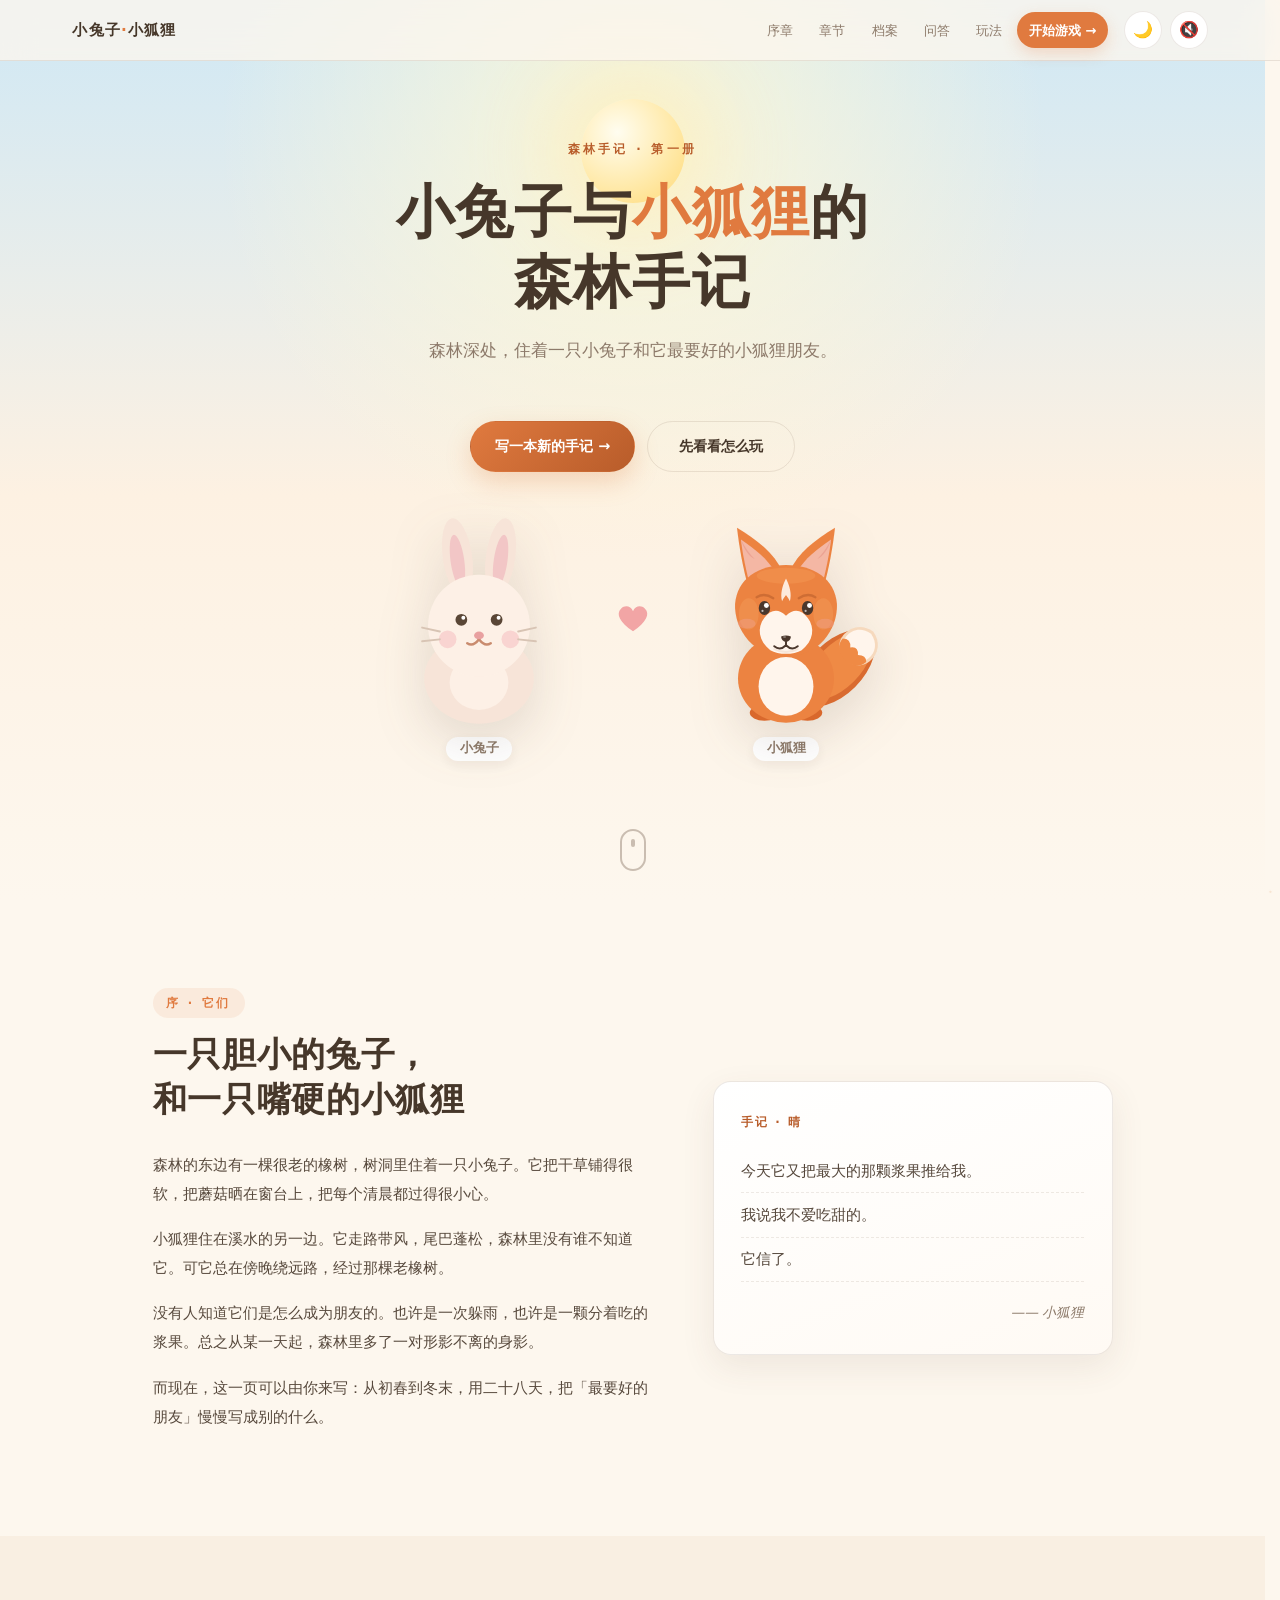
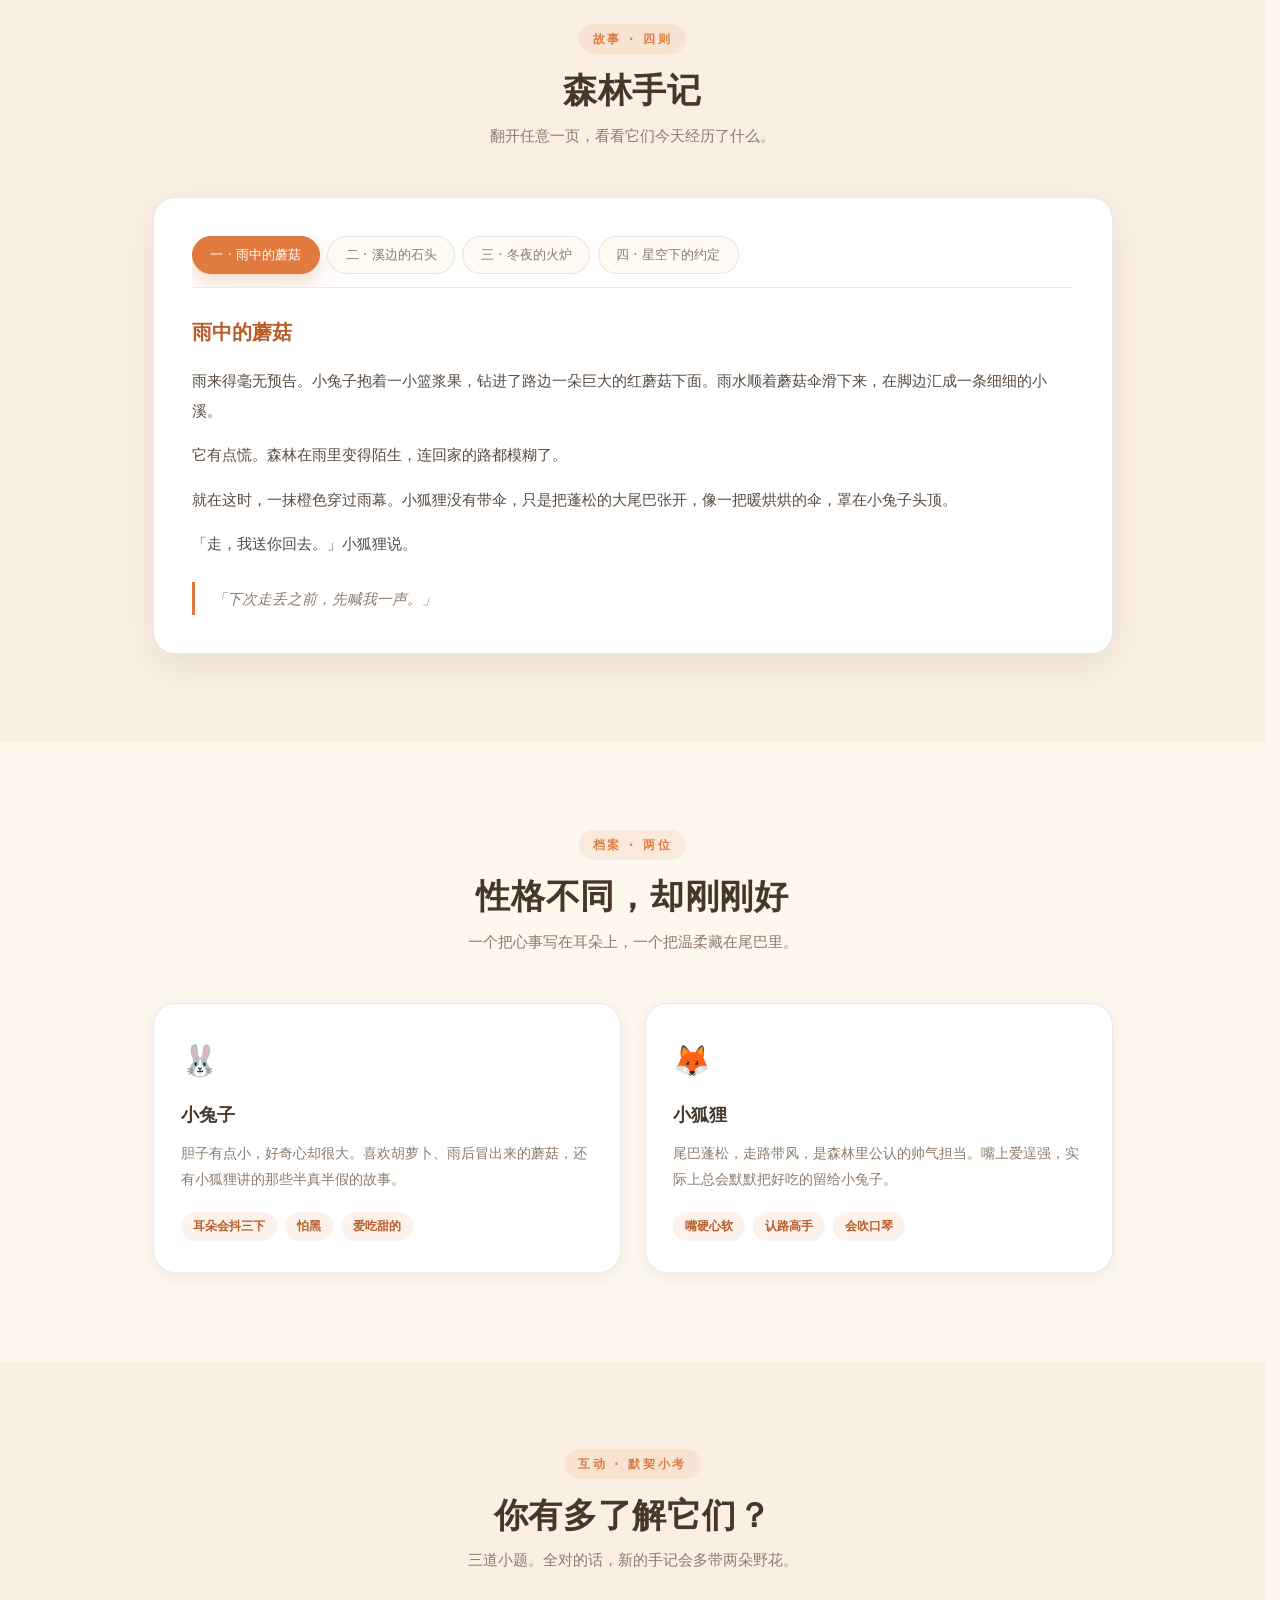
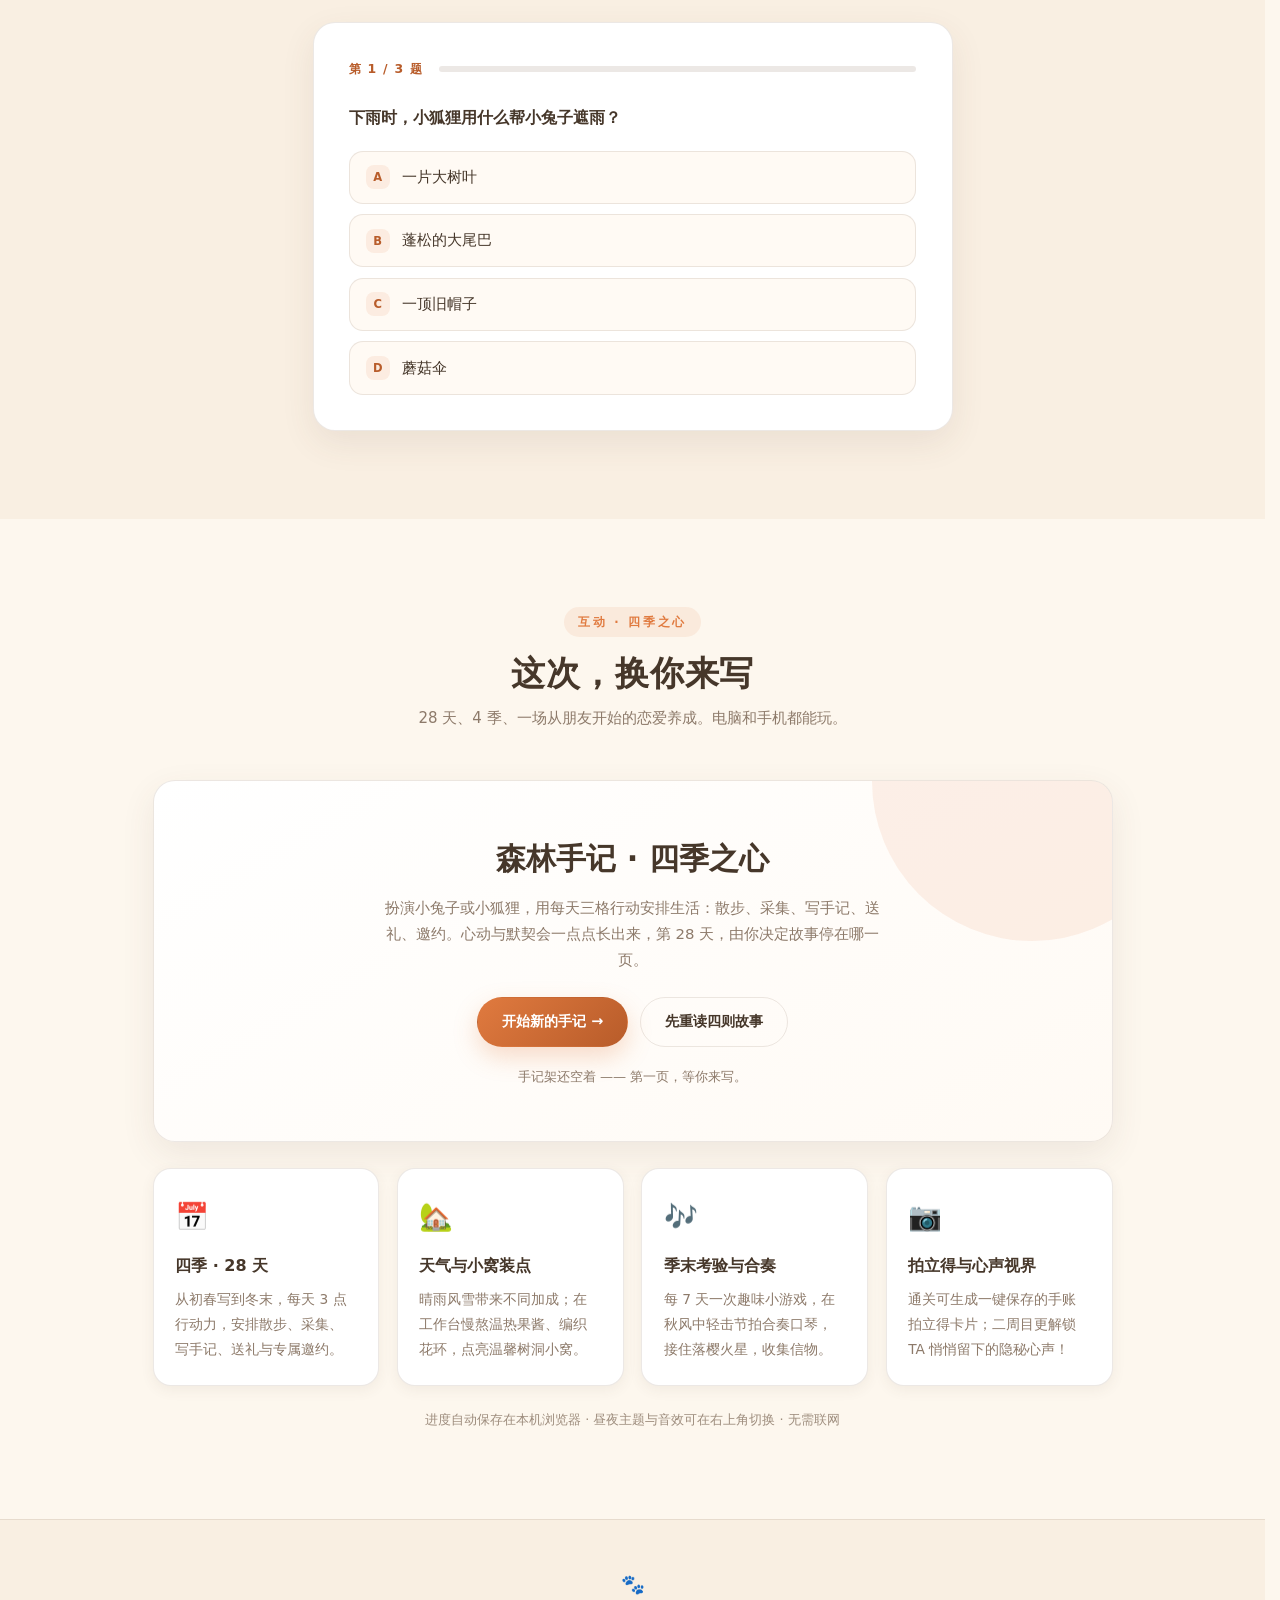
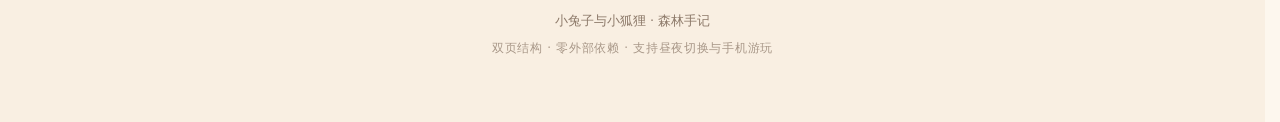
<file: index.html>
<!DOCTYPE html>
<html lang="zh-CN" data-theme="day">
<head>
<meta charset="UTF-8">
<meta http-equiv="Cache-Control" content="no-cache, must-revalidate">
<meta name="viewport" content="width=device-width, initial-scale=1.0, viewport-fit=cover">
<meta name="theme-color" content="#fdf7ee">
<link rel="icon" type="image/svg+xml" href="assets/icons/favicon.svg">
<link rel="apple-touch-icon" href="assets/icons/favicon.svg">
<title>小兔子与小狐狸 · 森林手记</title>
<meta property="og:type" content="website">
<meta property="og:title" content="小兔子与小狐狸 · 森林手记">
<meta property="og:description" content="森林深处，住着一只小兔子和它最要好的小狐狸朋友。二十八天，把「最要好的朋友」慢慢写成别的什么。">
<meta property="og:image" content="assets/images/og-share.jpg">
<meta property="og:image:width" content="1000">
<meta property="og:image:height" content="1000">
<meta property="og:site_name" content="兔子与小狐狸 · 森林手记">
<meta name="twitter:card" content="summary_large_image">
<meta name="twitter:title" content="小兔子与小狐狸 · 森林手记">
<meta name="twitter:description" content="森林深处，住着一只小兔子和它最要好的小狐狸朋友。二十八天，把「最要好的朋友」慢慢写成别的什么。">
<meta name="twitter:image" content="assets/images/og-share.jpg">
<script>
  try { document.documentElement.setAttribute("data-theme", localStorage.getItem("bunny-fox-theme") || "day"); } catch (e) {}
  /* 分享图：源码保持相对路径，运行时按当前页面地址补全成绝对 URL，供微信客户端读取 */
  (function () {
    try {
      var abs = new URL("assets/images/og-share.jpg", location.href).href;
      ["meta[property='og:image']", "meta[name='twitter:image']"].forEach(function (sel) {
        var el = document.querySelector(sel);
        if (el) el.setAttribute("content", abs);
      });
    } catch (e) {}
  })();
</script>
<link rel="stylesheet" href="assets/css/theme.css">
<link rel="stylesheet" href="assets/css/site.css">
</head>
<body>

<!-- 微信分享兜底图：客户端可能只取页面第一张图，故保留真实 <img>（仍是相对路径） -->
<img src="assets/images/og-share.jpg" width="300" height="300" alt="" aria-hidden="true"
     style="position:absolute;top:0;left:0;opacity:0;pointer-events:none;z-index:-1">

<!-- 光标光晕 / 滚动进度 / 粒子背景 -->
<div class="cursor-glow" id="cursorGlow" aria-hidden="true"></div>
<div class="scroll-progress" id="scrollProgress" aria-hidden="true"></div>
<canvas id="bgCanvas" aria-hidden="true"></canvas>

<!-- 导航 -->
<nav class="nav">
  <div class="nav-inner">
    <a href="#top" class="brand">小兔子<span class="dot">·</span>小狐狸</a>
    <div class="nav-links">
      <a href="#story">序章</a>
      <a href="#chapters">章节</a>
      <a href="#profiles">档案</a>
      <a href="#quiz">问答</a>
      <a href="#play">玩法</a>
      <a class="nav-cta" href="game.html">开始游戏 →</a>
    </div>
    <a class="btn btn-primary btn-sm nav-mobile-cta" href="game.html">开始游戏</a>
    <div class="nav-tools">
      <button class="icon-btn" id="themeToggle" type="button" aria-label="切换到夜间模式">🌙</button>
      <button class="icon-btn" id="soundToggle" type="button" aria-label="开启音效">🔇</button>
    </div>
  </div>
</nav>

<!-- Hero -->
<header class="hero" id="top">
  <div class="hero-bg" aria-hidden="true"></div>
  <div class="celestial" aria-hidden="true"></div>

  <p class="hero-eyebrow">森林手记 · 第一册</p>
  <h1>小兔子与<em>小狐狸</em>的<br>森林手记</h1>
  <p class="hero-lead" id="heroLead">森林深处，住着一只小兔子和它最要好的小狐狸朋友。</p>

  <div class="hero-actions">
    <a class="btn btn-primary" id="heroStart" href="game.html?new=1">写一本新的手记 →</a>
    <a class="btn btn-ghost" href="#play">先看看怎么玩</a>
  </div>

  <div class="hero-friends">
    <button class="char" id="bunnyChar" data-depth="1.1" type="button" aria-label="点击小兔子，听它说句话">
      <span class="char-float char-art"></span>
      <span class="char-tag">小兔子</span>
    </button>

    <div class="heart-sep" id="heartSep" aria-hidden="true"></div>

    <button class="char" id="foxChar" data-depth="1.5" type="button" aria-label="点击小狐狸，听它说句话">
      <span class="char-float char-art"></span>
      <span class="char-tag">小狐狸</span>
    </button>
  </div>

  <a class="scroll-cue" href="#story" aria-label="向下阅读"><span></span></a>
</header>

<!-- 序章 -->
<section id="story">
  <div class="wrap">
    <div class="story-grid">
      <div class="reveal">
        <div class="section-head left">
          <span class="eyebrow">序 · 它们</span>
          <h2>一只胆小的兔子，<br>和一只嘴硬的小狐狸</h2>
        </div>
        <p class="story-p">森林的东边有一棵很老的橡树，树洞里住着一只小兔子。它把干草铺得很软，把蘑菇晒在窗台上，把每个清晨都过得很小心。</p>
        <p class="story-p">小狐狸住在溪水的另一边。它走路带风，尾巴蓬松，森林里没有谁不知道它。可它总在傍晚绕远路，经过那棵老橡树。</p>
        <p class="story-p">没有人知道它们是怎么成为朋友的。也许是一次躲雨，也许是一颗分着吃的浆果。总之从某一天起，森林里多了一对形影不离的身影。</p>
        <p class="story-p">而现在，这一页可以由你来写：从初春到冬末，用二十八天，把「最要好的朋友」慢慢写成别的什么。</p>
      </div>

      <aside class="notebook reveal">
        <p class="nb-date">手记 · 晴</p>
        <p class="nb-line">今天它又把最大的那颗浆果推给我。</p>
        <p class="nb-line">我说我不爱吃甜的。</p>
        <p class="nb-line">它信了。</p>
        <p class="nb-sign">—— 小狐狸</p>
      </aside>
    </div>
  </div>
</section>

<!-- 章节 -->
<section id="chapters" class="alt">
  <div class="wrap">
    <div class="section-head reveal">
      <span class="eyebrow">故事 · 四则</span>
      <h2>森林手记</h2>
      <p>翻开任意一页，看看它们今天经历了什么。</p>
    </div>

    <div class="chapters-panel reveal">
      <div class="tabs" id="chapterTabs" role="tablist" aria-label="章节选择"></div>
      <div class="chapter-body" id="chapterBody"></div>
    </div>
  </div>
</section>

<!-- 档案 -->
<section id="profiles">
  <div class="wrap">
    <div class="section-head reveal">
      <span class="eyebrow">档案 · 两位</span>
      <h2>性格不同，却刚刚好</h2>
      <p>一个把心事写在耳朵上，一个把温柔藏在尾巴里。</p>
    </div>
    <div class="profile-grid" id="profileGrid"></div>
  </div>
</section>

<!-- 问答 -->
<section id="quiz" class="alt">
  <div class="wrap">
    <div class="section-head reveal">
      <span class="eyebrow">互动 · 默契小考</span>
      <h2>你有多了解它们？</h2>
      <p>三道小题。全对的话，新的手记会多带两朵野花。</p>
    </div>

    <div class="quiz-shell reveal">
      <div class="quiz-top">
        <span class="quiz-progress" id="quizProgress">第 1 / 3 题</span>
        <div class="quiz-bar"><div class="quiz-bar-fill" id="quizBarFill"></div></div>
      </div>
      <div id="quizStage"></div>
    </div>
  </div>
</section>

<!-- 玩法 / 游戏入口 -->
<section id="play">
  <div class="wrap play-shell">
    <div class="section-head reveal">
      <span class="eyebrow">互动 · 四季之心</span>
      <h2>这次，换你来写</h2>
      <p>28 天、4 季、一场从朋友开始的恋爱养成。电脑和手机都能玩。</p>
    </div>

    <div class="play-banner reveal">
      <h3>森林手记 · 四季之心</h3>
      <p>扮演小兔子或小狐狸，用每天三格行动安排生活：散步、采集、写手记、送礼、邀约。心动与默契会一点点长出来，第 28 天，由你决定故事停在哪一页。</p>
      <div class="play-btns">
        <a class="btn btn-primary" id="playStartBtn" href="game.html?new=1">开始新的手记 →</a>
        <a class="btn" id="playContinueBtn" href="game.html" hidden>继续上次的手记</a>
        <a class="btn btn-ghost" href="#chapters">先重读四则故事</a>
      </div>
      <div class="play-status" id="playStatus">正在查看手记架……</div>
    </div>

    <div class="play-grid" id="playGrid"></div>
    <p class="play-note">进度自动保存在本机浏览器 · 昼夜主题与音效可在右上角切换 · 无需联网</p>
  </div>
</section>

<footer>
  <p class="footer-mark">🐾</p>
  <p>小兔子与小狐狸 · 森林手记</p>
  <p class="footer-note">双页结构 · 零外部依赖 · 支持昼夜切换与手机游玩</p>
</footer>

<!-- 对话气泡 -->
<div class="speech-bubble" id="speechBubble" role="status" aria-live="polite"></div>

<script src="assets/js/core.js"></script>
<script src="assets/js/art.js"></script>
<script src="assets/js/data.js"></script>
<script src="assets/js/site.js"></script>
<script>
  // 注销所有已注册的 Service Worker 并清空 CacheStorage 缓存
  if ('serviceWorker' in navigator) {
    navigator.serviceWorker.getRegistrations().then(function (registrations) {
      for (var reg of registrations) {
        reg.unregister();
      }
    });
  }
  if ('caches' in window) {
    caches.keys().then(function (names) {
      for (var name of names) {
        caches.delete(name);
      }
    });
  }
</script>
</body>
</html>
</file>
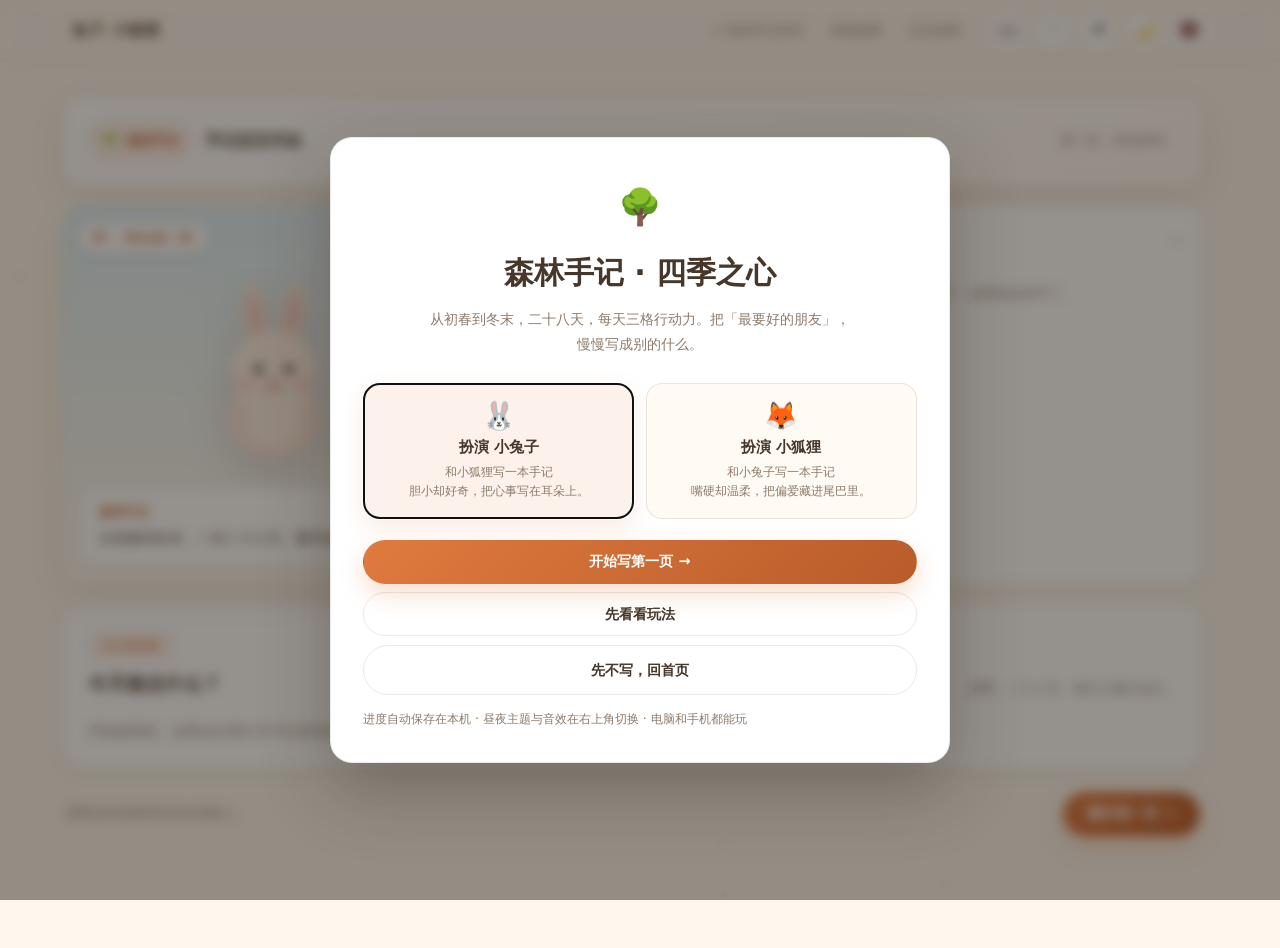
<file: game.html>
<!DOCTYPE html>
<html lang="zh-CN" data-theme="day">
<head>
<meta charset="UTF-8">
<meta http-equiv="Cache-Control" content="no-cache, must-revalidate">
<meta name="viewport" content="width=device-width, initial-scale=1.0, viewport-fit=cover">
<meta name="theme-color" content="#fdf7ee">
<link rel="icon" type="image/svg+xml" href="assets/icons/favicon.svg">
<link rel="apple-touch-icon" href="assets/icons/favicon.svg">
<title>四季之心 · 小兔子与小狐狸</title>
<meta property="og:type" content="website">
<meta property="og:title" content="四季之心 · 小兔子与小狐狸">
<meta property="og:description" content="扮演小兔子或小狐狸，用每天三格行动安排生活，28 天一场从朋友开始的恋爱养成。">
<meta property="og:image" content="assets/images/og-share.jpg">
<meta property="og:image:width" content="1000">
<meta property="og:image:height" content="1000">
<meta property="og:site_name" content="兔子与小狐狸 · 森林手记">
<meta name="twitter:card" content="summary_large_image">
<meta name="twitter:title" content="四季之心 · 小兔子与小狐狸">
<meta name="twitter:description" content="扮演小兔子或小狐狸，用每天三格行动安排生活，28 天一场从朋友开始的恋爱养成。">
<meta name="twitter:image" content="assets/images/og-share.jpg">
<script>
  try { document.documentElement.setAttribute("data-theme", localStorage.getItem("bunny-fox-theme") || "day"); } catch (e) {}
  /* 分享图：源码保持相对路径，运行时按当前页面地址补全成绝对 URL，供微信客户端读取 */
  (function () {
    try {
      var abs = new URL("assets/images/og-share.jpg", location.href).href;
      ["meta[property='og:image']", "meta[name='twitter:image']"].forEach(function (sel) {
        var el = document.querySelector(sel);
        if (el) el.setAttribute("content", abs);
      });
    } catch (e) {}
  })();
</script>
<link rel="stylesheet" href="assets/css/theme.css">
<link rel="stylesheet" href="assets/css/game.css">
</head>
<body>

<!-- 微信分享兜底图：客户端可能只取页面第一张图，故保留真实 <img>（仍是相对路径） -->
<img src="assets/images/og-share.jpg" width="300" height="300" alt="" aria-hidden="true"
     style="position:absolute;top:0;left:0;opacity:0;pointer-events:none;z-index:-1">

<!-- 共享特效层 -->
<div class="cursor-glow" id="cursorGlow" aria-hidden="true"></div>
<div class="scroll-progress" id="scrollProgress" aria-hidden="true"></div>
<canvas id="bgCanvas" aria-hidden="true"></canvas>

<!-- 导航 -->
<nav class="nav">
  <div class="nav-inner">
    <a class="brand" href="index.html">兔子<span class="dot">·</span>小狐狸</a>
    <div class="nav-links">
      <a href="index.html">← 回到手记首页</a>
      <a href="index.html#chapters">四则故事</a>
      <a href="index.html#play">玩法说明</a>
    </div>
    <div class="nav-tools">
      <button class="icon-btn" id="albumBtn" type="button" title="回忆册" aria-label="打开回忆册">📖</button>
      <button class="icon-btn" id="helpBtn" type="button" title="玩法说明" aria-label="查看玩法说明">❔</button>
      <button class="icon-btn" id="resetBtn" type="button" title="重新开始" aria-label="重新开始">↺</button>
      <button class="icon-btn" id="themeToggle" type="button" aria-label="切换到夜间模式">🌙</button>
      <button class="icon-btn" id="soundToggle" type="button" aria-label="开启音效">🔇</button>
    </div>
  </div>
</nav>

<main class="game-page">
  <div class="game-shell">
    <!-- 状态面板 -->
    <div class="hud" id="hud"></div>

    <div class="game-board">
      <div class="scene-row">
        <!-- 今日场景 -->
        <div class="scene-card" id="sceneCard" aria-label="今日场景"></div>
        <!-- 今日手记 -->
        <aside class="diary-card" id="diaryCard"></aside>
      </div>

      <!-- 行动 -->
      <div class="actions-block">
        <div class="block-head">
          <div>
            <span class="eyebrow">今日安排</span>
            <h2>今天做点什么？</h2>
          </div>
          <p id="actionsHint">每格行动都会写进手记，随时可以合上这一页。</p>
        </div>
        <div class="action-grid" id="actionGrid"></div>
      </div>
    </div>

    <div class="day-footer" id="dayFooter"></div>
  </div>
</main>

<!-- 手机底部操作条 -->
<div class="mobile-bar" id="mobileBar"></div>

<!-- 通用弹层 -->
<div class="overlay-backdrop" id="overlay" aria-hidden="true">
  <div class="overlay-card" id="overlayCard" role="dialog" aria-modal="true" tabindex="-1"></div>
</div>

<div class="toast" id="toast" role="status" aria-live="polite"></div>

<script src="assets/js/core.js"></script>
<script src="assets/js/art.js"></script>
<script src="assets/js/data.js"></script>
<script src="assets/js/minigames.js"></script>
<script src="assets/js/game.js"></script>
<script>
  // 注销所有已注册的 Service Worker 并清空 CacheStorage 缓存
  if ('serviceWorker' in navigator) {
    navigator.serviceWorker.getRegistrations().then(function (registrations) {
      for (var reg of registrations) {
        reg.unregister();
      }
    });
  }
  if ('caches' in window) {
    caches.keys().then(function (names) {
      for (var name of names) {
        caches.delete(name);
      }
    });
  }
</script>
</body>
</html>
</file>
<file: assets/css/theme.css>
/* =========================================================
   theme.css · 共享主题层
   昼夜变量 / 基础 / 导航 / 按钮 / 特效层 / 页脚 / 响应式
   ========================================================= */
:root {
  --bg: #fdf7ee;
  --bg-2: #f9efe2;
  --surface: #ffffff;
  --surface-2: #fffaf4;
  --text: #46372a;
  --text-soft: #8d7a6a;
  --accent: #e07a3f;
  --accent-2: #b85c2a;
  --line: rgba(140, 115, 95, .16);
  --glow: rgba(224, 122, 63, .10);
  --shadow-sm: 0 4px 14px rgba(90, 70, 54, .07);
  --shadow: 0 12px 34px rgba(90, 70, 54, .09);
  --nav-bg: rgba(253, 247, 238, .78);
  --radius: 22px;
  --ease: cubic-bezier(.22, 1, .36, 1);
  --heart: #ec8f8f;
  --bond: #c79a4e;
  --mood: #e2a94f;
  --energy: #6faa8d;
  --ok: #5fa84f;
  --bad: #d96a6a;
  --on-accent: #ffffff;
}
[data-theme="night"] {
  --bg: #12141c;
  --bg-2: #171a24;
  --surface: #1c202c;
  --surface-2: #222736;
  --text: #ece6da;
  --text-soft: #98917f;
  --accent: #f0a468;
  --accent-2: #ffc08c;
  --line: rgba(255, 255, 255, .09);
  --glow: rgba(240, 164, 104, .16);
  --shadow-sm: 0 4px 14px rgba(0, 0, 0, .3);
  --shadow: 0 12px 34px rgba(0, 0, 0, .38);
  --nav-bg: rgba(18, 20, 28, .75);
  --on-accent: #2b1a0d;
}

/* ========== 基础 ========== */
* { margin: 0; padding: 0; box-sizing: border-box; }
html { scroll-behavior: smooth; scroll-padding-top: 80px; scrollbar-gutter: stable; }
body {
  font-family: "Segoe UI", "PingFang SC", "Microsoft YaHei", system-ui, sans-serif;
  background: var(--bg);
  color: var(--text);
  line-height: 1.75;
  overflow-x: hidden;
  transition: background .6s ease, color .6s ease;
}
img, svg { display: block; }
button { font-family: inherit; }
a { color: inherit; }
/* .btn 等组件的 display 会覆盖浏览器默认的 [hidden]{display:none}，这里补一条兜底 */
[hidden] { display: none !important; }

/* ========== 特效层 ========== */
.cursor-glow {
  position: fixed; top: 0; left: 0;
  width: 540px; height: 540px;
  margin: -270px 0 0 -270px;
  border-radius: 50%;
  background: radial-gradient(circle, var(--glow) 0%, transparent 65%);
  pointer-events: none; z-index: 1; opacity: 0;
  transition: opacity .5s ease; will-change: transform;
}
body.has-pointer .cursor-glow { opacity: 1; }
.scroll-progress {
  position: fixed; top: 0; left: 0; height: 3px; width: 0%;
  background: linear-gradient(90deg, var(--accent), var(--accent-2));
  z-index: 60; transition: width .1s linear;
}
#bgCanvas {
  position: fixed; inset: 0; width: 100%; height: 100%;
  z-index: 0; pointer-events: none;
}

/* ========== 导航 ========== */
.nav {
  position: fixed; top: 0; left: 0; right: 0; z-index: 50;
  background: var(--nav-bg);
  -webkit-backdrop-filter: blur(16px);
  backdrop-filter: blur(16px);
  border-bottom: 1px solid var(--line);
  transition: background .6s ease, border-color .6s ease;
}
.nav-inner {
  max-width: 1180px; margin: 0 auto; padding: .7rem 1.4rem;
  display: flex; align-items: center; gap: 1rem;
}
.brand {
  font-weight: 800; font-size: .95rem; letter-spacing: .08em;
  color: var(--text); text-decoration: none; white-space: nowrap;
}
.brand .dot { color: var(--accent); }
.nav-links { display: flex; gap: .15rem; margin-left: auto; align-items: center; }
.nav-links a {
  color: var(--text-soft); text-decoration: none; font-size: .83rem;
  padding: .4rem .75rem; border-radius: 999px;
  transition: color .25s, background .25s; white-space: nowrap;
}
.nav-links a:hover { color: var(--accent); background: var(--glow); }
.nav-links a.nav-cta {
  color: var(--on-accent); background: var(--accent); font-weight: 700;
  box-shadow: 0 6px 16px rgba(224, 122, 63, .24);
}
.nav-links a.nav-cta:hover { background: var(--accent-2); color: var(--on-accent); }
.nav-tools { display: flex; gap: .45rem; }
.icon-btn {
  width: 38px; height: 38px; display: grid; place-items: center;
  border-radius: 50%; border: 1px solid var(--line);
  background: var(--surface); cursor: pointer; font-size: 1rem; line-height: 1;
  transition: transform .25s var(--ease), border-color .25s, background .25s;
}
.icon-btn:hover { transform: translateY(-2px) rotate(8deg); border-color: var(--accent); }
.icon-btn:active { transform: scale(.92); }

/* ========== 通用按钮 ========== */
.btn {
  display: inline-flex; align-items: center; justify-content: center; gap: .5rem;
  padding: .72rem 1.5rem; border-radius: 999px;
  border: 1px solid var(--line); background: var(--surface); color: var(--text);
  font-size: .9rem; font-weight: 700; text-decoration: none; cursor: pointer;
  transition: transform .25s var(--ease), box-shadow .25s, background .25s, border-color .25s;
}
.btn:hover { transform: translateY(-2px); border-color: var(--accent); box-shadow: var(--shadow-sm); }
.btn:active { transform: scale(.97); }
.btn:disabled { opacity: .45; cursor: not-allowed; transform: none; box-shadow: none; }
.btn-primary {
  background: linear-gradient(135deg, var(--accent), var(--accent-2));
  color: var(--on-accent); border-color: transparent;
  box-shadow: 0 10px 24px rgba(224, 122, 63, .26);
}
.btn-primary:hover { box-shadow: 0 14px 30px rgba(224, 122, 63, .36); }
.btn-ghost { background: transparent; }
.btn-sm { padding: .48rem 1.05rem; font-size: .8rem; }
.btn-block { width: 100%; }

/* ========== 通用区块 ========== */
section {
  position: relative; z-index: 2; padding: 5.5rem 1.5rem;
  background: var(--bg); transition: background .6s ease;
}
section.alt { background: var(--bg-2); }
.wrap { max-width: 960px; margin: 0 auto; }
.section-head { text-align: center; margin-bottom: 3rem; }
.section-head.left { text-align: left; margin-bottom: 1.8rem; }
.section-head.left p { margin: 0; }
.eyebrow {
  display: inline-block; font-size: .72rem; letter-spacing: .24em;
  text-transform: uppercase; color: var(--accent);
  padding: .3rem .85rem; border-radius: 999px;
  background: var(--glow); margin-bottom: .9rem; font-weight: 700;
}
.section-head h2 {
  font-size: clamp(1.5rem, 4.2vw, 2.15rem); font-weight: 800;
  letter-spacing: .02em; line-height: 1.3; margin-bottom: .6rem;
}
.section-head p { color: var(--text-soft); font-size: .94rem; max-width: 560px; margin: 0 auto; }

/* ========== 滚动渐显 ========== */
.reveal { opacity: 0; transform: translateY(30px); transition: opacity .85s var(--ease), transform .85s var(--ease); }
.reveal.is-visible { opacity: 1; transform: translateY(0); }
@keyframes fadeUp { from { opacity: 0; transform: translateY(16px); } to { opacity: 1; transform: translateY(0); } }

/* ========== 对话气泡 ========== */
.speech-bubble {
  position: fixed; z-index: 80; width: max-content; max-width: 250px; padding: .7rem 1rem;
  background: var(--surface); color: var(--text); border: 1px solid var(--line);
  border-radius: 16px; box-shadow: var(--shadow); font-size: .86rem; line-height: 1.55;
  opacity: 0; transform: translate(-50%, -100%) scale(.9); transform-origin: bottom center;
  pointer-events: none; transition: opacity .25s ease, transform .32s var(--ease);
  --arrow: 0px;
}
.speech-bubble.show { opacity: 1; transform: translate(-50%, -100%) scale(1); }
.speech-bubble::after {
  content: ""; position: absolute; bottom: -7px; left: calc(50% + var(--arrow, 0px));
  width: 14px; height: 14px; margin-left: -7px; background: var(--surface);
  border-right: 1px solid var(--line); border-bottom: 1px solid var(--line);
  transform: rotate(45deg);
}
/* 气泡翻到角色下方时，箭头朝上、动画原点也跟着换到顶边 */
.speech-bubble.is-below { transform-origin: top center; }
.speech-bubble.is-below::after {
  top: -7px; bottom: auto;
  border-right: none; border-bottom: none;
  border-left: 1px solid var(--line); border-top: 1px solid var(--line);
}

/* ========== 轻提示 ========== */
.toast {
  position: fixed; left: 50%; bottom: 5.6rem; z-index: 120;
  transform: translate(-50%, 12px); max-width: min(90vw, 460px);
  padding: .7rem 1.2rem; border-radius: 999px;
  background: var(--surface); color: var(--text);
  border: 1px solid var(--line); box-shadow: var(--shadow);
  font-size: .85rem; text-align: center; opacity: 0; pointer-events: none;
  transition: opacity .3s ease, transform .35s var(--ease);
}
.toast.show { opacity: 1; transform: translate(-50%, 0); }
.toast.good { border-color: var(--ok); }
.toast.warn { border-color: var(--bad); }

/* ========== 页脚 ========== */
footer {
  position: relative; z-index: 2; text-align: center;
  padding: 3rem 1.5rem 4rem; border-top: 1px solid var(--line);
  background: var(--bg-2); color: var(--text-soft); font-size: .8rem;
  transition: background .6s ease;
}
.footer-mark { font-size: 1.2rem; margin-bottom: .5rem; }
.footer-note { margin-top: .35rem; font-size: .74rem; opacity: .75; letter-spacing: .06em; }

/* ========== 响应式 ========== */
@media (max-width: 640px) {
  .nav-links { display: none; }
  .nav-inner { justify-content: space-between; gap: .5rem; padding: .6rem 1rem; }
  .brand { margin-right: auto; }
  .nav-tools { gap: .35rem; }
  .icon-btn { width: 34px; height: 34px; font-size: .9rem; }
  section { padding: 4rem 1.15rem; }
  .toast { bottom: 6.4rem; }
}

/* ========== 减少动态 ========== */
@media (prefers-reduced-motion: reduce) {
  *, *::before, *::after {
    animation-duration: .01ms !important; animation-iteration-count: 1 !important;
    transition-duration: .01ms !important; scroll-behavior: auto !important;
  }
  .reveal { opacity: 1; transform: none; }
}
</file>
<file: assets/css/site.css>
/* =========================================================
   site.css · 首页（index.html）
   Hero / 序章 / 章节 / 档案 / 问答 / 玩法入口
   ========================================================= */

/* ========== Hero ========== */
.hero {
  position: relative; z-index: 2;
  min-height: 100vh; min-height: 100svh;
  display: flex; flex-direction: column; align-items: center; justify-content: center;
  text-align: center; padding: 7rem 1.5rem 5rem; overflow: hidden;
}
.hero-bg {
  position: absolute; inset: 0; z-index: -1;
  background:
    radial-gradient(circle at 50% 16%, rgba(255, 248, 214, .9), transparent 42%),
    linear-gradient(180deg, #cfe8f5 0%, #fdf1e2 55%, var(--bg) 100%);
  transition: background .8s ease;
}
[data-theme="night"] .hero-bg {
  background:
    radial-gradient(circle at 50% 10%, rgba(120, 140, 200, .22), transparent 50%),
    linear-gradient(180deg, #1a1e2e 0%, #12141c 72%);
}
.celestial {
  position: absolute; top: 11%; left: 50%;
  width: 104px; height: 104px; margin-left: -52px; border-radius: 50%;
  background: radial-gradient(circle at 35% 32%, #fffdf0, #ffe9a8 58%, #ffd976);
  box-shadow: 0 0 80px 30px rgba(255, 233, 168, .45);
  z-index: 0; transition: background .8s ease, box-shadow .8s ease;
  animation: breathe 7s ease-in-out infinite;
}
[data-theme="night"] .celestial {
  background: radial-gradient(circle at 38% 32%, #f4f6ff, #c9d2ea 55%, #a7b3d4);
  box-shadow: 0 0 60px 18px rgba(180, 200, 255, .25);
}
@keyframes breathe { 0%, 100% { transform: scale(1); } 50% { transform: scale(1.07); } }

.hero-eyebrow {
  position: relative; z-index: 2; font-size: .74rem; letter-spacing: .28em;
  text-transform: uppercase; color: var(--accent-2); font-weight: 700; margin-bottom: 1.1rem;
}
.hero h1 {
  position: relative; z-index: 2;
  font-size: clamp(2rem, 6.2vw, 3.6rem); font-weight: 800;
  line-height: 1.22; letter-spacing: .02em; margin-bottom: 1.1rem;
}
.hero h1 em { font-style: normal; color: var(--accent); position: relative; }
.hero-lead {
  position: relative; z-index: 2; max-width: 560px;
  font-size: clamp(.92rem, 2.4vw, 1.05rem); color: var(--text-soft);
  margin-bottom: 2rem; min-height: 3.2em; transition: opacity .5s ease;
}
.hero-actions {
  position: relative; z-index: 3; display: flex; gap: .7rem;
  flex-wrap: wrap; justify-content: center; margin-bottom: 2.4rem;
  width: 100%; max-width: 430px;
}
.hero-actions .btn { min-width: 148px; }

.hero-friends {
  position: relative; z-index: 2; display: flex; align-items: flex-end;
  justify-content: center; gap: clamp(.4rem, 3.5vw, 2.2rem); margin-bottom: 2rem;
}
.char {
  border: none; background: none; padding: 0; cursor: pointer;
  display: flex; flex-direction: column; align-items: center; gap: .7rem;
  will-change: transform;
}
.char svg {
  width: clamp(126px, 24vw, 196px); height: auto;
  filter: drop-shadow(0 16px 26px rgba(90, 70, 54, .16));
  transition: transform .4s var(--ease);
}
[data-theme="night"] .char svg { filter: drop-shadow(0 16px 30px rgba(0, 0, 0, .55)); }
.char-float { display: block; animation: bob 5.2s ease-in-out infinite; }
.char[data-depth="1.5"] .char-float { animation-delay: -2.6s; }
.char:hover .char-float { animation-play-state: paused; }
.char:hover svg { transform: scale(1.05) rotate(-1.5deg); }
.char:active svg { transform: scale(.97); }
.char-tag {
  font-size: .8rem; font-weight: 600; color: var(--text-soft);
  padding: .22rem .85rem; border-radius: 999px; background: var(--surface);
  box-shadow: var(--shadow-sm); transition: color .25s, transform .25s;
}
.char:hover .char-tag { color: var(--accent); transform: translateY(-2px); }
@keyframes bob { 0%, 100% { transform: translateY(0); } 50% { transform: translateY(-10px); } }

.heart-sep { align-self: center; flex: 0 0 auto; margin-bottom: 2.2rem; animation: heartbeat 2.2s ease-in-out infinite; }
@keyframes heartbeat { 0%, 100% { transform: scale(1); } 50% { transform: scale(1.14); } }

.scroll-cue {
  position: absolute; bottom: 1.8rem; left: 50%; transform: translateX(-50%);
  width: 26px; height: 42px; border: 2px solid var(--text-soft);
  border-radius: 999px; opacity: .45; z-index: 2;
}
.scroll-cue span {
  position: absolute; top: 8px; left: 50%;
  width: 4px; height: 8px; margin-left: -2px; border-radius: 2px;
  background: var(--text-soft); animation: scrollDot 1.8s ease-in-out infinite;
}
@keyframes scrollDot {
  0% { transform: translateY(0); opacity: 1; }
  70% { transform: translateY(13px); opacity: 0; }
  100% { transform: translateY(0); opacity: 0; }
}

/* ========== 序章 ========== */
.story-grid { display: grid; grid-template-columns: 1.12fr .88fr; gap: 3.2rem; align-items: center; }
.story-p { color: var(--text); opacity: .9; margin-bottom: 1rem; font-size: .96rem; line-height: 1.9; }
.notebook {
  background: linear-gradient(160deg, var(--surface), var(--surface-2));
  border-radius: 18px; padding: 1.9rem 1.7rem; border: 1px solid var(--line);
  box-shadow: var(--shadow); transform: rotate(-1.6deg); transition: transform .5s var(--ease);
}
.notebook:hover { transform: rotate(0deg) translateY(-4px); }
.nb-date { font-size: .74rem; letter-spacing: .18em; color: var(--accent-2); font-weight: 700; margin-bottom: 1rem; }
.nb-line { padding: .55rem 0; border-bottom: 1px dashed var(--line); font-size: .92rem; color: var(--text); opacity: .92; }
.nb-sign { margin-top: 1.1rem; text-align: right; font-size: .86rem; color: var(--text-soft); font-style: italic; }

/* ========== 章节 ========== */
.chapters-panel {
  background: var(--surface); border: 1px solid var(--line);
  border-radius: var(--radius); box-shadow: var(--shadow); padding: clamp(1.3rem, 3.4vw, 2.4rem);
}
.tabs { display: flex; gap: .45rem; overflow-x: auto; padding-bottom: .8rem; margin-bottom: 1.8rem; scrollbar-width: none; border-bottom: 1px solid var(--line); }
.tabs::-webkit-scrollbar { display: none; }
.tab {
  flex: 0 0 auto; border: 1px solid var(--line); background: var(--surface-2);
  color: var(--text-soft); padding: .55rem 1.1rem; border-radius: 999px;
  font-size: .84rem; cursor: pointer; white-space: nowrap; transition: all .28s var(--ease);
}
.tab:hover { color: var(--accent); border-color: var(--accent); }
.tab.is-active { background: var(--accent); border-color: var(--accent); color: var(--on-accent); box-shadow: 0 8px 20px rgba(224, 122, 63, .28); }
.chapter { display: none; }
.chapter.is-active { display: block; animation: fadeUp .55s var(--ease); }
.chapter h3 { font-size: 1.24rem; font-weight: 800; color: var(--accent-2); margin-bottom: 1rem; }
.chapter p { font-size: .96rem; line-height: 1.95; margin-bottom: .9rem; opacity: .9; }
.chapter blockquote { margin-top: 1.4rem; padding: .2rem 0 .2rem 1.1rem; border-left: 3px solid var(--accent); color: var(--text-soft); font-style: italic; font-size: .92rem; }

/* ========== 档案 ========== */
.profile-grid { display: grid; grid-template-columns: repeat(auto-fit, minmax(260px, 1fr)); gap: 1.5rem; }
.profile-card {
  position: relative; overflow: hidden; background: var(--surface);
  border: 1px solid var(--line); border-radius: var(--radius); padding: 1.9rem 1.7rem;
  box-shadow: var(--shadow-sm); transition: transform .38s var(--ease), box-shadow .38s var(--ease);
}
.profile-card::before {
  content: ""; position: absolute; top: 0; left: 0; right: 0; height: 4px;
  background: linear-gradient(90deg, var(--accent), var(--accent-2));
  transform: scaleX(0); transform-origin: left; transition: transform .45s var(--ease);
}
.profile-card:hover { transform: translateY(-7px); box-shadow: var(--shadow); }
.profile-card:hover::before { transform: scaleX(1); }
.profile-emoji { font-size: 1.9rem; margin-bottom: .7rem; }
.profile-card h3 { font-size: 1.12rem; font-weight: 800; margin-bottom: .6rem; }
.profile-desc { font-size: .9rem; color: var(--text-soft); line-height: 1.85; }
.traits { list-style: none; display: flex; flex-wrap: wrap; gap: .5rem; margin-top: 1.2rem; }
.traits li { font-size: .76rem; padding: .25rem .75rem; border-radius: 999px; background: var(--glow); color: var(--accent-2); font-weight: 600; }

/* ========== 问答 ========== */
.quiz-shell {
  max-width: 640px; margin: 0 auto; background: var(--surface);
  border: 1px solid var(--line); border-radius: var(--radius);
  box-shadow: var(--shadow); padding: clamp(1.4rem, 3.6vw, 2.2rem);
}
.quiz-top { display: flex; align-items: center; gap: 1rem; margin-bottom: 1.6rem; }
.quiz-progress { flex: 0 0 auto; font-size: .78rem; letter-spacing: .1em; color: var(--accent-2); font-weight: 700; }
.quiz-bar { flex: 1; height: 6px; border-radius: 999px; background: var(--line); overflow: hidden; }
.quiz-bar-fill { height: 100%; width: 0%; border-radius: 999px; background: linear-gradient(90deg, var(--accent), var(--accent-2)); transition: width .5s var(--ease); }
.q-text { font-size: 1.02rem; font-weight: 700; margin-bottom: 1.2rem; line-height: 1.6; }
.q-options { display: flex; flex-direction: column; gap: .65rem; }
.q-option {
  display: flex; align-items: center; gap: .8rem; width: 100%; text-align: left;
  padding: .85rem 1rem; border-radius: 14px; border: 1px solid var(--line);
  background: var(--surface-2); color: var(--text); font-size: .92rem;
  cursor: pointer; transition: all .22s var(--ease);
}
.q-option:hover:not(:disabled) { border-color: var(--accent); background: var(--glow); transform: translateX(4px); }
.q-option:disabled { cursor: default; }
.q-key { flex: 0 0 auto; width: 24px; height: 24px; display: grid; place-items: center; border-radius: 8px; background: var(--glow); color: var(--accent-2); font-size: .72rem; font-weight: 800; }
.q-option.is-correct { border-color: #5fa84f; background: rgba(95, 168, 79, .13); }
.q-option.is-correct .q-key { background: rgba(95, 168, 79, .22); color: #4a8a3c; }
.q-option.is-wrong { border-color: #d96a6a; background: rgba(217, 106, 106, .1); }
.q-option.is-wrong .q-key { background: rgba(217, 106, 106, .2); color: #b04a4a; }
.q-feedback { margin-top: 1rem; padding: .8rem 1rem; border-radius: 12px; background: var(--glow); color: var(--text-soft); font-size: .86rem; line-height: 1.7; animation: fadeUp .4s var(--ease); }
.q-next { margin-top: 1.2rem; border: none; background: var(--accent); color: var(--on-accent); padding: .65rem 1.6rem; border-radius: 999px; font-size: .88rem; font-weight: 600; cursor: pointer; transition: background .25s, transform .12s; }
.q-next:hover { background: var(--accent-2); }
.q-next:active { transform: scale(.96); }
.quiz-result { text-align: center; padding: 1rem 0 .4rem; animation: fadeUp .5s var(--ease); }
.quiz-score { font-size: clamp(2.4rem, 8vw, 3.4rem); font-weight: 800; color: var(--accent); line-height: 1; margin-bottom: .8rem; }
.quiz-msg { color: var(--text-soft); font-size: .94rem; margin-bottom: .4rem; }
.quiz-reward { display: inline-block; margin-top: 1rem; padding: .5rem 1rem; border-radius: 999px; background: var(--glow); color: var(--accent-2); font-size: .82rem; font-weight: 700; }

/* 移动端导航里的游戏入口（桌面隐藏） */
.nav-mobile-cta { display: none; }

/* ========== 玩法 / 游戏入口 ========== */
.play-shell { max-width: 960px; margin: 0 auto; }
.play-banner {
  position: relative; overflow: hidden; text-align: center;
  background: linear-gradient(150deg, var(--surface), var(--surface-2));
  border: 1px solid var(--line); border-radius: var(--radius);
  box-shadow: var(--shadow); padding: clamp(2rem, 5vw, 3.2rem) 1.6rem;
  margin-bottom: 1.6rem;
}
.play-banner::before {
  content: ""; position: absolute; width: 320px; height: 320px; top: -160px; right: -80px;
  border-radius: 50%; background: var(--glow); pointer-events: none;
}
.play-banner h3 { position: relative; font-size: clamp(1.35rem, 3.6vw, 1.9rem); font-weight: 800; margin-bottom: .6rem; }
.play-banner p { position: relative; color: var(--text-soft); font-size: .93rem; max-width: 520px; margin: 0 auto 1.5rem; }
.play-btns { position: relative; display: flex; flex-wrap: wrap; gap: .7rem; justify-content: center; }
.play-status {
  position: relative; display: inline-flex; align-items: center; gap: .5rem; flex-wrap: wrap; justify-content: center;
  margin-top: 1.2rem; font-size: .82rem; color: var(--text-soft);
}
.play-status strong { color: var(--accent-2); }
.play-grid { display: grid; grid-template-columns: repeat(auto-fit, minmax(210px, 1fr)); gap: 1.1rem; }
.play-card {
  background: var(--surface); border: 1px solid var(--line); border-radius: 18px;
  padding: 1.5rem 1.35rem; box-shadow: var(--shadow-sm);
  transition: transform .35s var(--ease), box-shadow .35s var(--ease);
}
.play-card:hover { transform: translateY(-6px); box-shadow: var(--shadow); }
.play-card .pc-icon { font-size: 1.7rem; margin-bottom: .7rem; }
.play-card h4 { font-size: 1rem; font-weight: 800; margin-bottom: .45rem; }
.play-card p { font-size: .86rem; color: var(--text-soft); line-height: 1.8; }
.play-note { margin-top: 1.4rem; text-align: center; font-size: .8rem; color: var(--text-soft); opacity: .85; }

/* ========== 响应式 ========== */
@media (max-width: 780px) { .story-grid { grid-template-columns: 1fr; gap: 2.2rem; } }
@media (max-width: 640px) {
  .hero { padding-top: 6.4rem; }
  .celestial { width: 78px; height: 78px; margin-left: -39px; }
  .heart-sep { margin-bottom: 1.6rem; }
  .hero-actions { margin-bottom: 1.8rem; gap: .5rem; }
  .hero-actions .btn { min-width: 0; flex: 1 1 auto; padding: .68rem 1rem; font-size: .84rem; white-space: nowrap; }
  .notebook { transform: none; }
  .nav-mobile-cta { display: inline-flex; padding: .42rem .9rem; }
}
</file>
<file: assets/css/game.css>
/* =========================================================
   game.css · 游戏主界面（game.html）
   HUD / 场景 / 行动 / 事件弹层 / 小游戏 / 回忆册 / 结局
   ========================================================= */
.game-page { position: relative; z-index: 2; padding-top: 74px; min-height: 100vh; }
.game-shell { max-width: 1180px; margin: 0 auto; padding: 1.4rem 1.2rem 7rem; }

/* ========== HUD ========== */
.hud {
  background: linear-gradient(150deg, var(--surface), var(--surface-2));
  border: 1px solid var(--line); border-radius: var(--radius);
  box-shadow: var(--shadow); padding: clamp(1rem, 2.6vw, 1.5rem);
}
.hud-top { display: flex; align-items: center; gap: .75rem; flex-wrap: wrap; }
.season-chip {
  display: inline-flex; align-items: center; gap: .45rem;
  padding: .35rem .85rem; border-radius: 999px;
  background: var(--glow); color: var(--accent-2); font-size: .8rem; font-weight: 800;
}
.season-chip .sc-icon { font-size: 1rem; }
.hud-day { font-size: 1.02rem; font-weight: 800; }
.hud-day small { font-size: .74rem; font-weight: 600; color: var(--text-soft); margin-left: .3rem; }
.hud-poem { font-size: .82rem; color: var(--text-soft); margin-left: auto; }
.ap-box { display: flex; align-items: center; gap: .45rem; font-size: .78rem; color: var(--text-soft); font-weight: 700; }
.ap-dot {
  width: 13px; height: 13px; border-radius: 50%;
  background: linear-gradient(135deg, var(--accent), var(--accent-2));
  box-shadow: 0 2px 8px rgba(224, 122, 63, .3);
  transition: transform .25s var(--ease), opacity .25s;
}
.ap-dot.used { background: var(--line); box-shadow: none; opacity: .65; transform: scale(.8); }

.hud-stats { display: grid; grid-template-columns: repeat(4, minmax(0, 1fr)); gap: .65rem; margin-top: 1.1rem; }
.stat {
  min-width: 0; padding: .55rem .75rem; border-radius: 13px;
  background: var(--surface-2); border: 1px solid var(--line);
}
.stat-top { display: flex; align-items: baseline; justify-content: space-between; gap: .3rem; font-size: .76rem; color: var(--text-soft); margin-bottom: .35rem; }
.stat-name { font-weight: 700; white-space: nowrap; }
.stat-val { font-weight: 800; color: var(--text); font-variant-numeric: tabular-nums; }
.stat-bar { height: 7px; border-radius: 999px; background: var(--line); overflow: hidden; }
.stat-fill { height: 100%; width: 0%; border-radius: 999px; transition: width .55s var(--ease); }
.stat.aff .stat-fill { background: linear-gradient(90deg, #f2a5a5, var(--heart)); }
.stat.bond .stat-fill { background: linear-gradient(90deg, #e6c98b, var(--bond)); }
.stat.mood .stat-fill { background: linear-gradient(90deg, #f3d9a0, var(--mood)); }
.stat.energy .stat-fill { background: linear-gradient(90deg, #a9d9bf, var(--energy)); }

.hud-items { display: flex; flex-wrap: wrap; gap: .4rem; margin-top: 1rem; }
.item-chip {
  display: inline-flex; align-items: center; gap: .35rem;
  padding: .28rem .7rem; border-radius: 999px; font-size: .76rem;
  background: var(--surface); border: 1px solid var(--line); color: var(--text-soft);
}
.item-chip b { color: var(--text); font-variant-numeric: tabular-nums; }
.item-chip.empty { opacity: .5; }

/* ========== 版面 ========== */
.game-board { margin-top: 1.2rem; display: grid; gap: 1.2rem; }
.scene-row { display: grid; grid-template-columns: minmax(0, 1.35fr) minmax(0, .9fr); gap: 1.2rem; align-items: stretch; }

/* ========== 场景卡 ========== */
.scene-card {
  position: relative; overflow: hidden; min-height: 380px;
  display: flex; flex-direction: column;
  border: 1px solid var(--line); border-radius: var(--radius);
  box-shadow: var(--shadow); padding: 1.1rem;
  background: var(--season-sky, linear-gradient(180deg, #dceff5, #fdf7ee));
}
.scene-card::before {
  content: ""; position: absolute; inset: 0; z-index: 0; pointer-events: none;
  background: linear-gradient(180deg, rgba(18, 20, 28, .55), rgba(18, 20, 28, .25));
  opacity: 0; transition: opacity .6s ease;
}
[data-theme="night"] .scene-card::before { opacity: 1; }
.scene-caption {
  position: relative; z-index: 3; align-self: flex-start;
  font-size: .72rem; letter-spacing: .16em; font-weight: 800;
  color: var(--accent-2); background: var(--surface);
  padding: .3rem .8rem; border-radius: 999px; box-shadow: var(--shadow-sm);
}
.scene-decor { position: absolute; inset: 0; z-index: 1; pointer-events: none; overflow: hidden; }
.scene-float { position: absolute; top: -44px; font-size: 1.35rem; opacity: .8; animation: floatDown linear infinite; }
@keyframes floatDown { from { transform: translateY(-10px) rotate(-8deg); } to { transform: translateY(440px) rotate(14deg); } }

.scene-chars {
  position: relative; z-index: 2; flex: 1;
  display: flex; align-items: flex-end; justify-content: center; gap: clamp(.2rem, 2vw, 1.4rem);
  padding-bottom: .4rem;
}
.scene-char { animation: bob 5.2s ease-in-out infinite; }
.scene-char svg { width: clamp(112px, 17vw, 168px); height: auto; filter: drop-shadow(0 14px 22px rgba(90, 70, 54, .2)); }
.scene-char.me { opacity: .92; animation-delay: -2.4s; }
.scene-char.me svg { transform: scale(.86); transform-origin: bottom center; }
.scene-char.target { animation-delay: -.6s; }
.scene-heart { align-self: center; margin-bottom: 4.3rem; animation: heartbeat 2.2s ease-in-out infinite; }
@keyframes bob { 0%, 100% { transform: translateY(0); } 50% { transform: translateY(-10px); } }
@keyframes heartbeat { 0%, 100% { transform: scale(1); } 50% { transform: scale(1.14); } }
[data-theme="night"] .scene-char svg { filter: drop-shadow(0 14px 26px rgba(0, 0, 0, .55)); }

.scene-dialogue {
  position: relative; z-index: 3; border-radius: 16px;
  background: var(--surface); border: 1px solid var(--line);
  box-shadow: var(--shadow-sm); padding: .85rem 1.1rem;
}
.dlg-name { display: block; font-size: .74rem; font-weight: 800; color: var(--accent-2); letter-spacing: .06em; margin-bottom: .2rem; }
.dlg-text { font-size: .9rem; line-height: 1.75; }

/* ========== 今日手记侧栏 ========== */
.diary-card {
  background: var(--surface); border: 1px solid var(--line); border-radius: var(--radius);
  box-shadow: var(--shadow-sm); padding: 1.3rem 1.2rem; display: flex; flex-direction: column;
}
.diary-head { display: flex; align-items: center; justify-content: space-between; gap: .6rem; margin-bottom: .9rem; }
.diary-head h3 { font-size: 1.02rem; font-weight: 800; }
.diary-head span { font-size: .74rem; color: var(--text-soft); }
.diary-list { list-style: none; display: grid; gap: .55rem; flex: 1; }
.diary-item {
  display: flex; gap: .6rem; align-items: flex-start;
  padding: .55rem .65rem; border-radius: 12px; background: var(--surface-2);
  border: 1px solid var(--line); font-size: .82rem; line-height: 1.6;
}
.diary-item .di-icon { flex: 0 0 auto; font-size: 1rem; }
.diary-item .di-day { color: var(--accent-2); font-weight: 800; margin-right: .25rem; }
.diary-empty { color: var(--text-soft); font-size: .84rem; line-height: 1.8; padding: .8rem 0; }
.diary-foot { margin-top: 1rem; display: flex; gap: .5rem; flex-wrap: wrap; }
.diary-summary {
  margin-top: .9rem; padding-top: .9rem; border-top: 1px dashed var(--line);
  font-size: .78rem; color: var(--text-soft); line-height: 1.8;
}
.diary-summary b { color: var(--accent-2); }

/* ========== 行动 ========== */
.actions-block {
  background: var(--surface); border: 1px solid var(--line);
  border-radius: var(--radius); box-shadow: var(--shadow-sm); padding: clamp(1.1rem, 2.6vw, 1.6rem);
}
.block-head { display: flex; justify-content: space-between; align-items: flex-end; gap: 1rem; flex-wrap: wrap; margin-bottom: 1.1rem; }
.block-head .eyebrow { margin-bottom: .5rem; }
.block-head h2 { font-size: 1.16rem; font-weight: 800; }
.block-head p { font-size: .82rem; color: var(--text-soft); max-width: 380px; }
.action-grid { display: grid; grid-template-columns: repeat(auto-fill, minmax(168px, 1fr)); gap: .7rem; }
.action-card {
  position: relative; display: flex; flex-direction: column; gap: .28rem;
  min-height: 126px; text-align: left; padding: .9rem;
  border: 1px solid var(--line); border-radius: 16px;
  background: var(--surface-2); color: var(--text); cursor: pointer;
  transition: transform .25s var(--ease), box-shadow .25s, border-color .25s, background .25s;
}
.action-card:hover:not(:disabled) { transform: translateY(-4px); border-color: var(--accent); box-shadow: var(--shadow); background: var(--glow); }
.action-card:active:not(:disabled) { transform: scale(.97); }
.action-card:disabled { opacity: .48; cursor: not-allowed; }
.ac-top { display: flex; align-items: center; justify-content: space-between; gap: .4rem; }
.ac-icon { font-size: 1.5rem; line-height: 1; }
.ac-ap { font-size: .68rem; font-weight: 800; color: var(--accent-2); background: var(--glow); padding: .15rem .55rem; border-radius: 999px; white-space: nowrap; }
.ac-name { font-size: .9rem; font-weight: 800; margin-top: .2rem; }
.ac-desc { font-size: .75rem; color: var(--text-soft); line-height: 1.6; flex: 1; }
.ac-cost { font-size: .7rem; color: var(--text-soft); opacity: .85; }
.ac-flag-inline {
  display: inline-block; margin-left: .35rem; vertical-align: middle;
  font-size: .62rem; font-weight: 800; color: var(--on-accent); background: var(--accent);
  padding: .08rem .45rem; border-radius: 999px;
}

/* ========== 今日收尾 ========== */
.day-footer {
  margin-top: 1.2rem; display: flex; align-items: center; justify-content: space-between;
  gap: .8rem; flex-wrap: wrap; padding: .2rem .2rem 0;
}
.df-note { font-size: .8rem; color: var(--text-soft); }
.df-btns { display: flex; gap: .5rem; flex-wrap: wrap; }
.mobile-bar { display: none; }

/* ========== 弹层 ========== */
.overlay-backdrop {
  position: fixed; inset: 0; z-index: 100; display: none;
  align-items: center; justify-content: center; padding: 1.2rem;
  background: rgba(34, 25, 18, .48);
  -webkit-backdrop-filter: blur(6px); backdrop-filter: blur(6px);
  overscroll-behavior: contain;
}
.overlay-backdrop.show { display: flex; }
.overlay-card {
  position: relative; width: min(100%, 620px); max-height: 88vh; overflow-y: auto;
  background: var(--surface); color: var(--text);
  border: 1px solid var(--line); border-radius: var(--radius);
  box-shadow: 0 26px 70px rgba(40, 28, 18, .3);
  padding: clamp(1.3rem, 3.2vw, 2rem);
  animation: overlayIn .35s var(--ease);
}
.overlay-card.wide { width: min(100%, 780px); }
@keyframes overlayIn { from { opacity: 0; transform: translateY(18px) scale(.98); } to { opacity: 1; transform: none; } }
.ov-head { display: flex; align-items: flex-start; gap: .8rem; margin-bottom: 1.1rem; }
.ov-head-text { flex: 1; min-width: 0; }
.ov-eyebrow { font-size: .7rem; letter-spacing: .2em; text-transform: uppercase; color: var(--accent); font-weight: 800; }
.ov-title { font-size: clamp(1.2rem, 3.4vw, 1.55rem); font-weight: 800; line-height: 1.35; margin-top: .2rem; }
.ov-sub { font-size: .86rem; color: var(--text-soft); line-height: 1.8; margin-top: .45rem; }
.ov-close {
  flex: 0 0 auto; width: 34px; height: 34px; display: grid; place-items: center;
  border-radius: 50%; border: 1px solid var(--line); background: var(--surface-2);
  color: var(--text-soft); cursor: pointer; font-size: 1rem; line-height: 1;
}
.ov-close:hover { border-color: var(--accent); color: var(--accent); }
.ov-actions { display: flex; flex-wrap: wrap; gap: .55rem; margin-top: 1.3rem; }
.ov-note { font-size: .78rem; color: var(--text-soft); margin-top: .8rem; }

/* 开场 */
.start-hero { text-align: center; padding: .4rem 0 1.2rem; }
.start-hero .sh-mark { font-size: 2.2rem; margin-bottom: .5rem; }
.start-hero h2 { font-size: clamp(1.4rem, 4vw, 1.9rem); font-weight: 800; }
.start-hero p { color: var(--text-soft); font-size: .88rem; max-width: 420px; margin: .5rem auto 0; line-height: 1.8; }
.role-grid { display: grid; grid-template-columns: repeat(2, 1fr); gap: .7rem; margin: .4rem 0 1.2rem; }
.role-card {
  border: 1px solid var(--line); border-radius: 16px; background: var(--surface-2);
  padding: 1rem .8rem; text-align: center; cursor: pointer; color: var(--text);
  transition: all .25s var(--ease);
}
.role-card:hover { transform: translateY(-3px); border-color: var(--accent); }
.role-card.is-active { border-color: var(--accent); background: var(--glow); box-shadow: 0 8px 22px rgba(224, 122, 63, .16); }
.role-card .rc-icon { font-size: 1.7rem; }
.role-card .rc-name { font-weight: 800; font-size: .95rem; margin-top: .3rem; }
.role-card .rc-desc { font-size: .76rem; color: var(--text-soft); line-height: 1.6; margin-top: .3rem; }
.rule-list { list-style: none; display: grid; gap: .55rem; }
.rule-list li { display: flex; gap: .65rem; padding: .65rem .8rem; border-radius: 12px; background: var(--surface-2); border: 1px solid var(--line); font-size: .84rem; line-height: 1.7; }
.rule-list .rl-icon { font-size: 1.1rem; flex: 0 0 auto; }
.rule-list b { display: block; font-size: .86rem; }

/* 事件 */
.ev-banner {
  display: flex; align-items: center; gap: .8rem; padding: .9rem 1rem;
  border-radius: 16px; background: var(--glow); border: 1px solid var(--line); margin-bottom: 1rem;
}
.ev-icon { font-size: 1.8rem; }
.ev-lines { display: grid; gap: .6rem; }
.ev-line { padding: .65rem .85rem; border-radius: 12px; background: var(--surface-2); border: 1px solid var(--line); font-size: .89rem; line-height: 1.85; }
.ev-line.narration { color: var(--text-soft); }
.ev-line.target { border-left: 3px solid var(--accent); }
.ev-line.you { border-left: 3px solid var(--energy); }
.ev-who { display: block; font-size: .72rem; font-weight: 800; color: var(--accent-2); margin-bottom: .15rem; }
.ev-choices { display: grid; gap: .55rem; margin-top: 1.2rem; }
.ev-choice {
  text-align: left; padding: .8rem 1rem; border-radius: 14px;
  border: 1px solid var(--line); background: var(--surface-2); color: var(--text);
  font-size: .87rem; line-height: 1.7; cursor: pointer;
  transition: all .22s var(--ease);
}
.ev-choice:hover { border-color: var(--accent); background: var(--glow); transform: translateX(4px); }
.ev-result { animation: fadeUp .4s var(--ease); }
.ev-reply { font-size: .92rem; line-height: 1.9; padding: .9rem 1rem; border-radius: 14px; background: var(--glow); border: 1px solid var(--line); }
.gain-row { display: flex; flex-wrap: wrap; gap: .4rem; margin-top: .9rem; }
.gain-chip { font-size: .76rem; font-weight: 700; padding: .28rem .75rem; border-radius: 999px; background: var(--surface-2); border: 1px solid var(--line); color: var(--text-soft); }
.gain-chip.plus { color: var(--ok); border-color: rgba(95, 168, 79, .4); }
.gain-chip.minus { color: var(--bad); border-color: rgba(217, 106, 106, .4); }
.memory-note {
  display: flex; gap: .6rem; align-items: center; margin-top: 1rem; padding: .7rem .9rem;
  border-radius: 12px; border: 1px dashed var(--accent); background: var(--surface-2); font-size: .8rem;
}
.memory-note .mn-icon { font-size: 1.2rem; }

/* 礼物 */
.gift-grid { display: grid; grid-template-columns: repeat(auto-fill, minmax(130px, 1fr)); gap: .6rem; }
.gift-card {
  border: 1px solid var(--line); border-radius: 14px; background: var(--surface-2);
  padding: .9rem .6rem; text-align: center; cursor: pointer; color: var(--text);
  transition: all .22s var(--ease);
}
.gift-card:hover { transform: translateY(-3px); border-color: var(--accent); background: var(--glow); }
.gift-card .g-icon { font-size: 1.6rem; }
.gift-card .g-name { font-size: .84rem; font-weight: 800; margin-top: .25rem; }
.gift-card .g-count { font-size: .72rem; color: var(--text-soft); }
.gift-card .g-love { font-size: .72rem; color: var(--accent-2); font-weight: 700; margin-top: .2rem; }

/* 回忆册 */
.album-section { margin-bottom: 1.4rem; }
.album-section h4 { font-size: .9rem; font-weight: 800; margin-bottom: .7rem; display: flex; align-items: center; gap: .4rem; }
.album-section h4 small { font-weight: 600; color: var(--text-soft); font-size: .74rem; }
.album-grid { display: grid; grid-template-columns: repeat(auto-fill, minmax(140px, 1fr)); gap: .55rem; }
.album-card { border: 1px solid var(--line); border-radius: 12px; background: var(--surface-2); padding: .7rem .75rem; }
.album-card.locked { opacity: .42; filter: grayscale(1); }
.album-card .ab-top { display: flex; align-items: center; gap: .4rem; font-size: .82rem; font-weight: 800; }
.album-card .ab-icon { font-size: 1.1rem; }
.album-card p { font-size: .72rem; color: var(--text-soft); line-height: 1.6; margin-top: .3rem; }
.badge-grid { display: grid; grid-template-columns: repeat(auto-fill, minmax(150px, 1fr)); gap: .5rem; }
.badge { display: flex; gap: .5rem; align-items: center; padding: .6rem .7rem; border-radius: 12px; background: var(--surface-2); border: 1px solid var(--line); }
.badge.locked { opacity: .4; }
.badge .bd-icon { font-size: 1.2rem; }
.badge .bd-name { font-size: .8rem; font-weight: 800; }
.badge .bd-desc { font-size: .7rem; color: var(--text-soft); line-height: 1.5; }
.timeline { display: grid; gap: .45rem; max-height: 220px; overflow-y: auto; }
.timeline-item { font-size: .78rem; color: var(--text-soft); padding: .45rem .65rem; border-radius: 10px; background: var(--surface-2); border: 1px solid var(--line); }
.timeline-item b { color: var(--accent-2); }

/* 小游戏 */
.mini-head { display: flex; align-items: center; justify-content: space-between; gap: .8rem; flex-wrap: wrap; margin-bottom: .7rem; }
.mini-title { font-size: .88rem; font-weight: 800; }
.mini-metrics { display: flex; gap: .9rem; font-size: .8rem; font-weight: 800; color: var(--accent-2); font-variant-numeric: tabular-nums; }
.mini-foot { margin-top: .7rem; font-size: .76rem; color: var(--text-soft); text-align: center; }
.catch-field {
  position: relative; height: 300px; overflow: hidden; border-radius: 16px;
  border: 1px solid var(--line);
  background: linear-gradient(180deg, var(--surface-2), var(--bg-2));
  touch-action: manipulation; user-select: none;
}
.catch-hint { position: absolute; top: 45%; left: 0; right: 0; text-align: center; font-size: .8rem; color: var(--text-soft); opacity: .7; pointer-events: none; }
.fall-item {
  position: absolute; top: 0; width: 44px; height: 44px; margin-left: -22px;
  display: grid; place-items: center; font-size: 1.6rem; line-height: 1;
  border: none; background: transparent; cursor: pointer;
  will-change: transform; touch-action: manipulation;
  filter: drop-shadow(0 4px 8px rgba(90, 70, 54, .18));
}
.fall-item.is-bad { opacity: .9; }
.catch-pop {
  position: absolute; font-size: .9rem; font-weight: 800; pointer-events: none;
  animation: popUp .62s var(--ease) forwards;
}
.catch-pop.is-good { color: var(--ok); }
.catch-pop.is-bad { color: var(--bad); }
@keyframes popUp { from { opacity: 1; transform: translateY(0); } to { opacity: 0; transform: translateY(-32px); } }

.mem-grid { display: grid; grid-template-columns: repeat(4, 1fr); gap: .55rem; }
.mem-card {
  position: relative; aspect-ratio: 1 / 1; border: 1px solid var(--line);
  border-radius: 14px; background: var(--surface-2); cursor: pointer;
  display: grid; place-items: center; font-size: 1.7rem;
  transition: transform .25s var(--ease), border-color .25s, background .25s;
}
.mem-card:hover:not(.matched) { transform: translateY(-3px); border-color: var(--accent); }
.mem-card .mem-face { display: none; }
.mem-card.flipped { background: var(--glow); border-color: var(--accent); }
.mem-card.flipped .mem-back { display: none; }
.mem-card.flipped .mem-face { display: block; }
.mem-card.matched { border-color: var(--ok); background: rgba(95, 168, 79, .12); cursor: default; }
.mem-card.matched .mem-back { display: none; }
.mem-card.matched .mem-face { display: block; }
.trial-result { text-align: center; padding: .6rem 0; animation: fadeUp .45s var(--ease); }
.trial-result .tr-icon { font-size: 2.6rem; }
.trial-result h3 { font-size: 1.3rem; font-weight: 800; margin: .4rem 0; }
.trial-result p { color: var(--text-soft); font-size: .88rem; line-height: 1.85; max-width: 460px; margin: 0 auto; }
.trial-result .gain-row { justify-content: center; }

/* 结局 */
.ending-view { text-align: center; animation: fadeUp .6s var(--ease); }
.ending-view .ed-icon { font-size: 3rem; }
.ending-view .ed-badge { display: inline-block; font-size: .72rem; font-weight: 800; color: var(--accent-2); background: var(--glow); padding: .25rem .9rem; border-radius: 999px; margin: .5rem 0; }
.ending-view h2 { font-size: clamp(1.5rem, 5vw, 2.1rem); font-weight: 800; }
.ending-view .ed-sub { color: var(--text-soft); font-size: .9rem; margin-top: .3rem; }
.ending-view .ed-lines { text-align: left; margin: 1.4rem 0 1rem; display: grid; gap: .6rem; }
.ending-view .ed-lines p { font-size: .9rem; line-height: 1.95; padding: .7rem .9rem; border-radius: 12px; background: var(--surface-2); border: 1px solid var(--line); }
.ending-view .ed-quote { font-size: 1rem; font-weight: 700; color: var(--accent-2); font-style: italic; margin-bottom: 1.2rem; }
.ending-view .ed-stats { font-size: .78rem; color: var(--text-soft); margin-bottom: 1rem; }

/* ========== 响应式 ========== */
@media (max-width: 900px) {
  .scene-row { grid-template-columns: 1fr; }
  .scene-card { min-height: 330px; }
  .hud-poem { width: 100%; margin-left: 0; order: 5; }
}
@media (max-width: 720px) {
  .game-page { padding-top: 64px; }
  .game-shell { padding: 1rem .85rem 7.5rem; }
  .hud-stats { grid-template-columns: repeat(2, minmax(0, 1fr)); gap: .6rem .9rem; }
  .hud-day { font-size: .94rem; }
  .hud-poem { font-size: .76rem; }
  .scene-card { min-height: 310px; padding: .9rem; }
  .scene-char svg { width: clamp(100px, 29vw, 140px); }
  .scene-heart { margin-bottom: 3.4rem; }
  .scene-heart svg { width: 28px; height: 28px; }
  .action-grid { grid-template-columns: repeat(2, minmax(0, 1fr)); gap: .55rem; }
  .action-card { min-height: 118px; padding: .75rem; }
  .ac-desc { font-size: .72rem; }
  .day-footer .btn-primary { display: none; }
  .mobile-bar {
    display: flex; align-items: center; gap: .7rem;
    position: fixed; left: 0; right: 0; bottom: 0; z-index: 55;
    padding: .6rem .9rem calc(.6rem + env(safe-area-inset-bottom));
    background: var(--nav-bg); -webkit-backdrop-filter: blur(16px); backdrop-filter: blur(16px);
    border-top: 1px solid var(--line);
  }
  .mobile-bar .mb-info { flex: 1; min-width: 0; font-size: .76rem; color: var(--text-soft); line-height: 1.4; }
  .mobile-bar .mb-info b { color: var(--text); }
  .mobile-bar .btn { flex: 0 0 auto; padding: .6rem 1.1rem; font-size: .82rem; }
  .overlay-backdrop { align-items: flex-end; padding: 0; }
  .overlay-card {
    width: 100%; max-height: 92vh; border-radius: 22px 22px 0 0;
    padding: 1.3rem 1.1rem calc(1.5rem + env(safe-area-inset-bottom));
    animation: sheetIn .35s var(--ease);
  }
  @keyframes sheetIn { from { opacity: 0; transform: translateY(40px); } to { opacity: 1; transform: none; } }
  .mem-grid { gap: .4rem; }
  .catch-field { height: 260px; }
  .role-grid { gap: .5rem; }
  .gift-grid { grid-template-columns: repeat(2, minmax(0, 1fr)); }
}
@media (max-width: 380px) {
  .nav-tools .icon-btn { width: 30px; height: 30px; font-size: .82rem; }
  .nav-inner { padding: .55rem .7rem; }
  .brand { font-size: .86rem; }
  .action-grid { grid-template-columns: 1fr 1fr; }
}

/* =========================================================
   新增功能样式：天气、天赋、小窝装点、手作、二周目心声、节奏小游戏、拍立得
   ========================================================= */

/* 天气与天赋 chip */
.weather-chip {
  display: inline-flex; align-items: center; gap: .35rem;
  padding: .2rem .55rem; border-radius: 999px;
  background: var(--card-bg, #ffffff); border: 1px solid var(--line);
  font-size: .76rem; color: var(--text); box-shadow: var(--shadow-sm);
  white-space: nowrap;
}
.weather-chip .w-icon { font-size: .88rem; }
.weather-chip .w-hint { color: var(--accent); margin-left: .2rem; }

.talent-chip {
  display: inline-flex; align-items: center; gap: .25rem;
  padding: .2rem .5rem; border-radius: 999px;
  background: rgba(235, 138, 93, 0.12); border: 1px solid rgba(235, 138, 93, 0.35);
  font-size: .74rem; color: var(--accent-2, #d9682c); font-weight: 500;
  white-space: nowrap;
}

/* 小窝装点陈列架 */
.home-decor-shelf {
  position: absolute; top: 1.1rem; right: 1.1rem; z-index: 4;
  display: flex; align-items: center; gap: .45rem;
  padding: .3rem .6rem; border-radius: 14px;
  background: rgba(255, 255, 255, 0.78); -webkit-backdrop-filter: blur(8px); backdrop-filter: blur(8px);
  border: 1px solid var(--line); box-shadow: 0 4px 14px rgba(90, 70, 54, 0.08);
}
[data-theme="night"] .home-decor-shelf {
  background: rgba(42, 33, 27, 0.82);
}
.home-decor-shelf .hds-label {
  font-size: .72rem; color: var(--text-soft); font-weight: 500; margin-right: .2rem;
}
.home-decor-item {
  display: flex; align-items: center; justify-content: center;
  transition: transform .2s var(--ease);
}
.home-decor-item:hover { transform: translateY(-2px) scale(1.08); }
.decor-svg { filter: drop-shadow(0 2px 4px rgba(0,0,0,0.08)); }

/* 二周目心声批注 */
.secret-thought-box {
  margin: .8rem 0 .4rem; padding: .65rem .8rem; border-radius: 12px;
  background: linear-gradient(135deg, rgba(246, 226, 200, 0.38), rgba(253, 247, 238, 0.8));
  border: 1px dashed var(--accent);
  animation: fadeIn .4s var(--ease);
}
[data-theme="night"] .secret-thought-box {
  background: linear-gradient(135deg, rgba(62, 45, 33, 0.6), rgba(42, 33, 27, 0.8));
}
.secret-thought-box .st-tag {
  display: inline-block; font-size: .7rem; font-weight: 600;
  color: var(--accent); margin-bottom: .25rem;
}
.secret-thought-box .st-text {
  font-size: .78rem; line-height: 1.5; color: var(--text);
  font-style: italic; margin: 0;
}

/* 小窝手作工作台 */
.craft-grid {
  display: grid; grid-template-columns: repeat(2, 1fr); gap: .85rem;
  margin: 1rem 0;
}
@media (max-width: 600px) {
  .craft-grid { grid-template-columns: 1fr; gap: .65rem; }
}
.craft-card {
  padding: .95rem; border-radius: 14px;
  background: var(--card-bg, #fff); border: 1.5px solid var(--line);
  box-shadow: var(--shadow-sm); transition: all .2s var(--ease);
}
.craft-card.locked { opacity: .72; }
.craft-card:hover:not(.locked) { border-color: var(--accent); transform: translateY(-2px); }
.cc-top { display: flex; align-items: flex-start; gap: .7rem; margin-bottom: .5rem; }
.cc-icon { font-size: 1.8rem; line-height: 1; flex-shrink: 0; }
.cc-name { font-weight: 600; font-size: .95rem; color: var(--text); }
.cc-desc { font-size: .76rem; color: var(--text-soft); line-height: 1.4; margin-top: .15rem; }
.cc-mats { font-size: .76rem; color: var(--text); margin: .55rem 0 .35rem; }
.mat-badge {
  display: inline-block; padding: .15rem .45rem; border-radius: 6px;
  font-size: .72rem; margin: .15rem .15rem .15rem 0;
}
.mat-badge.ok { background: rgba(72, 160, 102, 0.12); color: #2d7a48; }
.mat-badge.lack { background: rgba(220, 80, 80, 0.12); color: #c0392b; }
.cc-decor { font-size: .72rem; color: var(--accent-2); margin-bottom: .7rem; }
.cc-foot { display: flex; justify-content: flex-end; }

/* 手作成功庆祝展示 */
.craft-success-view {
  text-align: center; padding: 1.2rem .5rem;
}
.craft-success-view .cs-icon { font-size: 3rem; margin-bottom: .5rem; }
.craft-success-view .cs-desc { font-size: .88rem; color: var(--text); line-height: 1.5; margin-bottom: .8rem; }
.cs-decor-preview {
  display: inline-flex; align-items: center; gap: .8rem;
  padding: .6rem 1rem; border-radius: 12px;
  background: var(--card-bg); border: 1px solid var(--line);
  margin-bottom: 1rem; text-align: left;
}

/* 节奏小游戏样式（秋季口琴） */
.rhythm-field {
  padding: 1.2rem .8rem; border-radius: 16px;
  background: radial-gradient(circle at 50% 30%, rgba(246, 226, 200, 0.4), rgba(253, 247, 238, 0.95));
  border: 1.5px solid var(--line); margin: .8rem 0; text-align: center;
  position: relative; overflow: hidden;
}
[data-theme="night"] .rhythm-field {
  background: radial-gradient(circle at 50% 30%, rgba(55, 42, 33, 0.5), rgba(30, 24, 20, 0.95));
}
.rhythm-combo {
  font-size: .84rem; font-weight: 600; color: var(--text-soft);
  height: 20px; transition: all .2s;
}
.rhythm-combo.active { color: var(--accent-2); transform: scale(1.15); }
.rhythm-track {
  height: 90px; margin: .8rem 0; position: relative;
  border-radius: 12px; background: rgba(0,0,0,0.04);
  display: flex; align-items: center;
}
[data-theme="night"] .rhythm-track { background: rgba(255,255,255,0.05); }
.rhythm-line {
  position: absolute; left: 30px; right: 60px; height: 3px;
  background: linear-gradient(90deg, transparent, var(--accent) 30%, var(--accent-2) 90%);
  border-radius: 2px;
}
.rhythm-start-icon {
  position: absolute; left: 8px; top: 50%; transform: translateY(-50%);
  font-size: 1.6rem;
}
.rhythm-hit-zone {
  position: absolute; left: 88%; top: 50%; transform: translate(-50%, -50%);
  width: 58px; height: 58px; border-radius: 50%;
  border: 2.5px dashed var(--accent); display: flex; align-items: center; justify-content: center;
  transition: all .15s ease-out;
}
.rhythm-hit-zone.pulse {
  transform: translate(-50%, -50%) scale(1.22);
  border-color: #f39c12; background: rgba(243, 156, 18, 0.2);
}
.hit-center { font-size: 1.5rem; }
.rhythm-note {
  position: absolute; top: 50%; transform: translate(-50%, -50%);
  font-size: 1.7rem; pointer-events: none;
  filter: drop-shadow(0 2px 4px rgba(0,0,0,0.15));
  transition: opacity .15s;
}
.rhythm-note.hit-success {
  animation: notePop .25s ease-out forwards;
}
@keyframes notePop {
  0% { transform: translate(-50%, -50%) scale(1); opacity: 1; }
  100% { transform: translate(-50%, -50%) scale(1.6); opacity: 0; }
}
.rhythm-feedback {
  height: 24px; font-size: .9rem; font-weight: 600; margin-bottom: .6rem;
}
.rhythm-feedback.is-perfect { color: #f39c12; }
.rhythm-feedback.is-good { color: #27ae60; }
.rhythm-feedback.is-miss { color: #e74c3c; }

.rhythm-btn {
  display: inline-block; width: 100%; max-width: 320px;
  padding: .75rem 1.4rem; border-radius: 999px;
  background: linear-gradient(135deg, var(--accent), var(--accent-2));
  color: #fff; font-size: 1.02rem; font-weight: 600;
  border: none; cursor: pointer; box-shadow: 0 4px 14px rgba(217, 104, 44, 0.35);
  transition: transform .1s var(--ease), box-shadow .15s;
}
.rhythm-btn:active {
  transform: scale(0.96);
  box-shadow: 0 2px 6px rgba(217, 104, 44, 0.4);
}

/* 拍立得纪念明信片弹层样式 */
.polaroid-view {
  text-align: center; padding: .6rem 0;
}
.polaroid-wrapper {
  display: inline-block; margin: .5rem auto; padding: 6px;
  background: #fff; border-radius: 8px;
  box-shadow: 0 12px 30px rgba(70, 50, 36, 0.16);
  max-width: 90vw;
}
.polaroid-img {
  display: block; width: 100%; max-width: 340px; height: auto;
  border-radius: 4px;
}
.polaroid-hint {
  font-size: .78rem; color: var(--text-soft); margin: .6rem 0 1rem;
}
</file>
